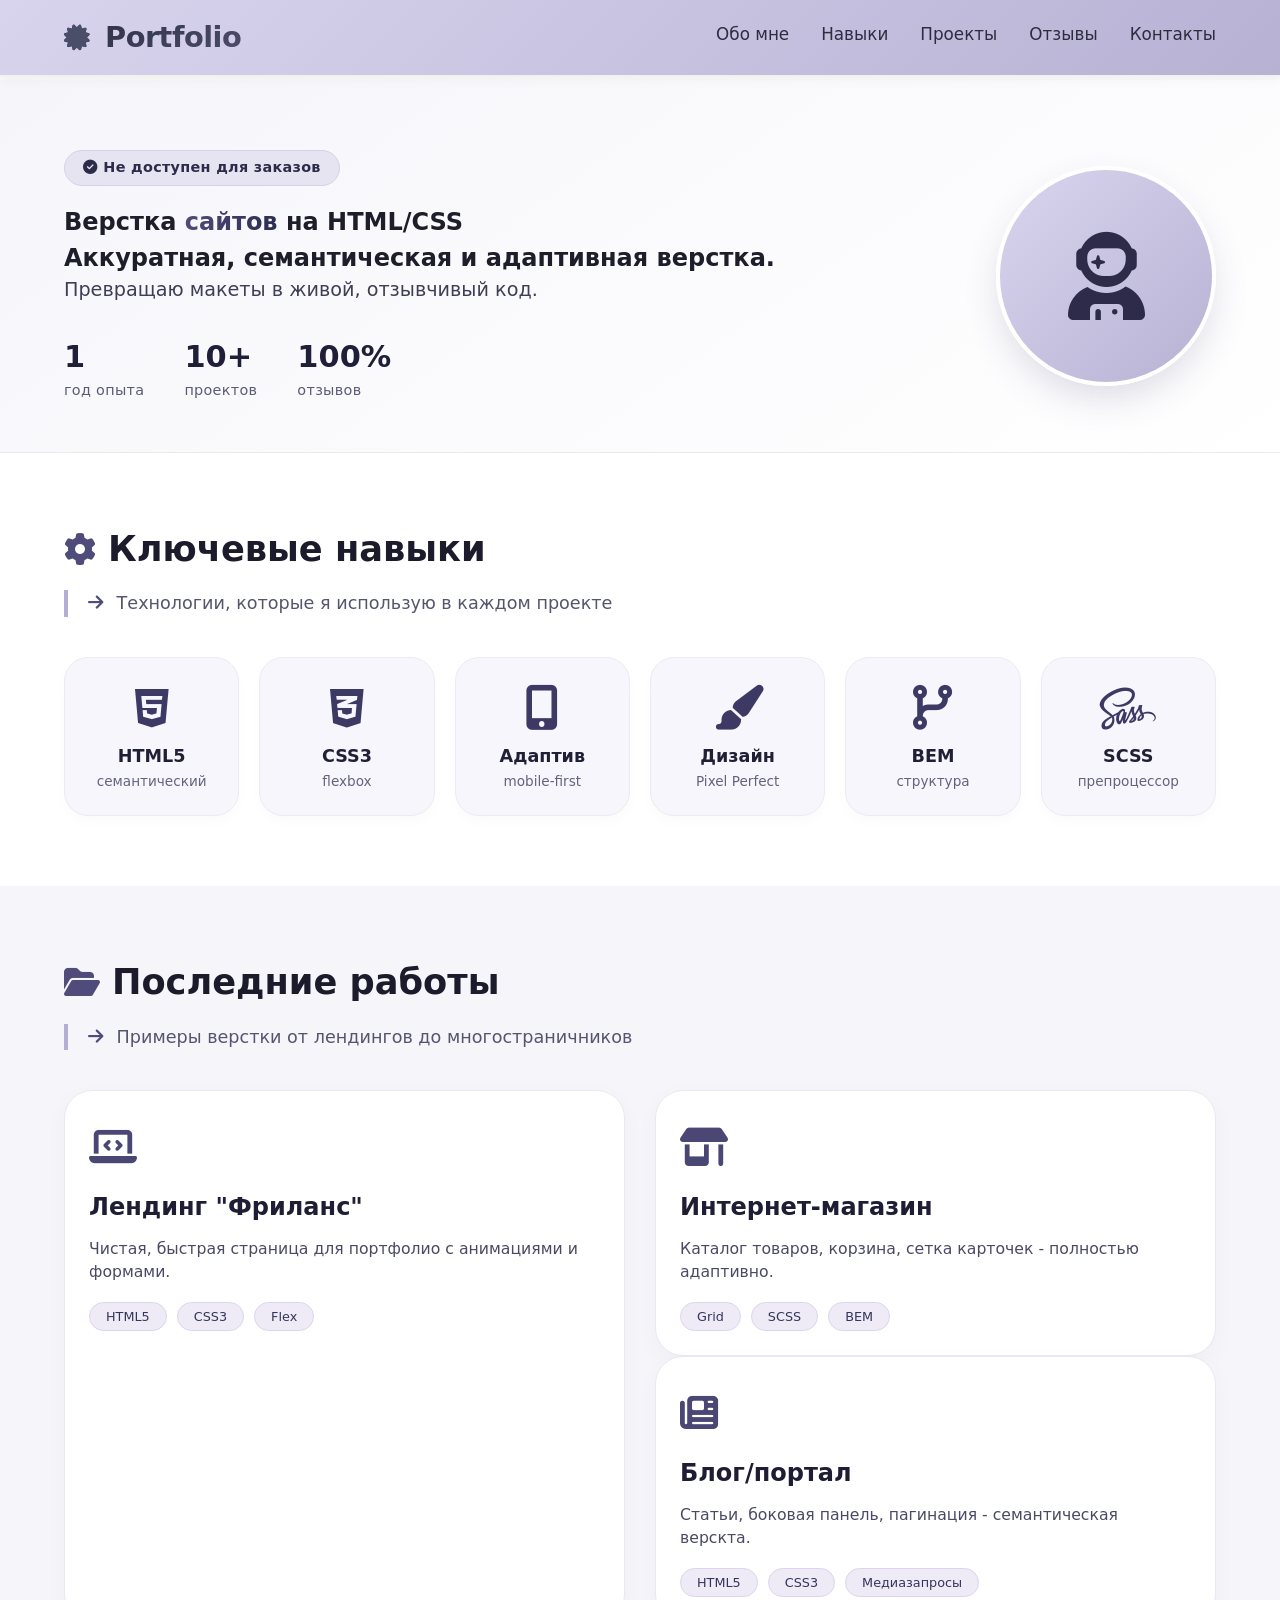
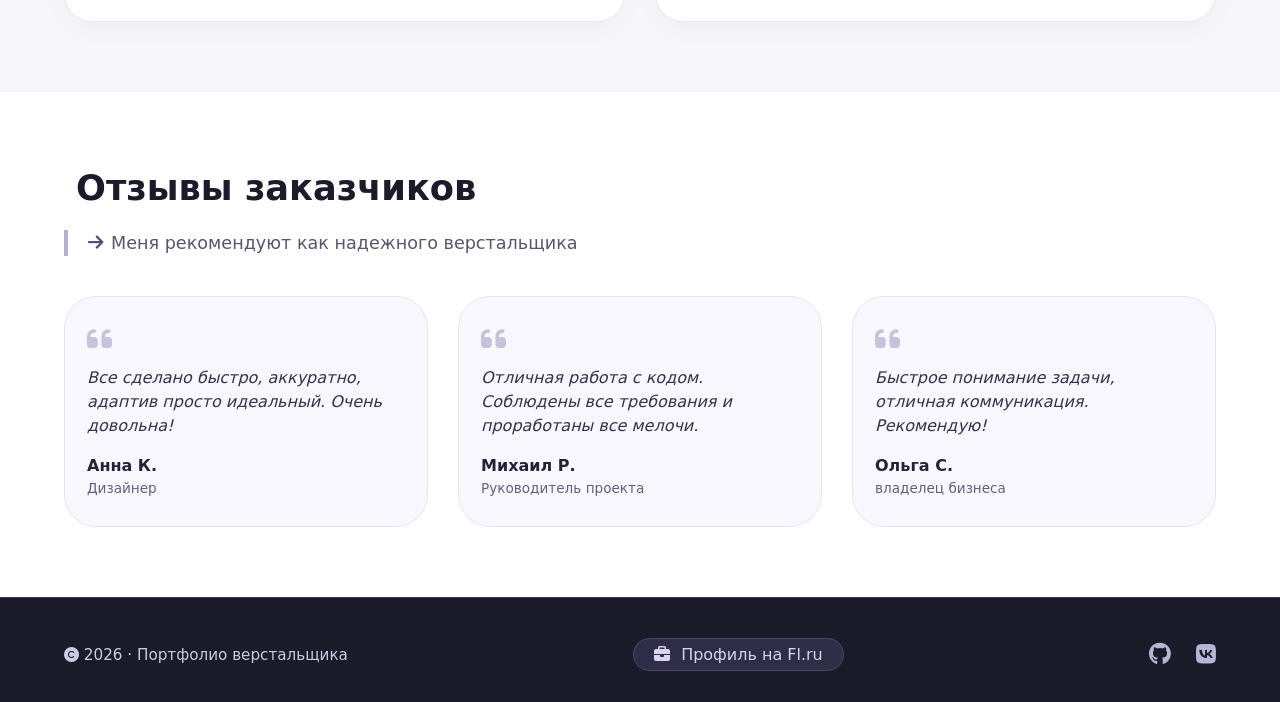
<file: index.html>
﻿<!DOCTYPE html>

<html lang="ru">
<head>
    <meta charset="utf-8" />
    <meta name="viewport" content="width=device-width, initial-scale=1.0" />

    <title>Портфолио. Верстка HTML/CSS</title>

    <!--Шрифты и иконки (Font Awesome)-->

    <link rel="stylesheet" href="https://cdnjs.cloudflare.com/ajax/libs/font-awesome/6.5.1/css/all.min.css" />

    <!--Подключение css-->

    <link rel="stylesheet" href="css/style.css" />

</head>
<body>
    <!--header-->

    <header id="header"></header>

    <!--ОСНОВНОЙ КОНТЕНТ-->
    <main>
        <!--О себе-->

        <section class="hero" id="about">
            <div class="container hero-grid">
                <div class="hero-content">
                    <div class="badge"><i class="fas fa-check-circle"></i>Не доступен для заказов</div>
                    <h1>Верстка <span>сайтов</span> на HTML/CSS</h1>
                    <h2>Аккуратная, семантическая и адаптивная верстка.</h2>
                    <p>Превращаю макеты в живой, отзывчивый код.</p>
                    <div class="hero-stats">
                        <div><span class="num">1</span><span class="label"> год опыта</span></div>
                        <div><span class="num">10+</span><span class="label"> проектов</span></div>
                        <div><span class="num">100%</span><span class="label"> отзывов</span></div>
                    </div>
                </div>

                <div class="hero-avatar">
                    <i class="fas fa-user-astronaut"></i> <!--Иконка человечка-->
                </div>
            </div>
        </section>

        <!--Навыки-->
        <section class="skills" id="skills">
            <div class="container">
                <div class="section-title">
                    <i class="fas fa-cog"></i>Ключевые навыки <!--Иконка цветочка-->
                </div>

                <div class="section-sub">
                    <i class="fas fa-arrow-right"></i> <!--Иконка стрелочки в право-->
                    Технологии, которые я использую в каждом проекте
                </div>

                <div class="skills-grid">
                    <div class="skill-card"><i class="fab fa-html5"></i><span> HTML5</span><small> семантический</small></div> <!--Иконка html5-->
                    <div class="skill-card"><i class="fab fa-css3-alt"></i><span> CSS3</span><small> flexbox</small></div>
                    <div class="skill-card"><i class="fas fa-mobile-alt"></i><span> Адаптив</span><small> mobile-first </small></div>
                    <div class="skill-card"><i class="fas fa-paint-brush"></i><span> Дизайн</span><small> Pixel Perfect</small></div>
                    <div class="skill-card"><i class="fas fa-code-branch"></i><span> BEM</span><small> структура</small></div>
                    <div class="skill-card"><i class="fab fa-sass"></i><span> SCSS</span><small> препроцессор</small></div>
                </div>
            </div>
        </section>

        <!--Проекты-->

        <section class="projects" id="projects">
            <h2></h2> 
            <div class="container">
                <div class="section-title">
                    <i class="fas fa-folder-open"></i> Последние работы
                </div>

                <div class="section-sub">
                    <i class="fas fa-arrow-right"></i> Примеры верстки от лендингов до многостраничников
                </div>

                <div class="project-grid">
                    <div class="project-item">
                        <div class="icon-wrap"><i class="fas fa-laptop-code"></i></div>
                        <h3>Лендинг "Фриланс"</h3>
                        <p>Чистая, быстрая страница для портфолио с анимациями и формами.</p>
                        <div class="project-tags"><span>HTML5</span><span> CSS3</span><span> Flex</span></div>
                    </div>

                    <div>
                        <div class="project-item">
                            <div class="icon-wrap"><i class="fas fa-store-alt"></i></div>
                            <h3>Интернет-магазин</h3>
                            <p>Каталог товаров, корзина, сетка карточек - полностью адаптивно.</p>
                            <div class="project-tags"><span>Grid</span><span> SCSS</span><span> BEM</span></div>
                        </div>

                        <div class="project-item">
                            <div class="icon-wrap"><i class="fas fa-newspaper"></i></div>
                            <h3>Блог/портал</h3>
                            <p>Статьи, боковая панель, пагинация - семантическая верскта.</p>
                            <div class="project-tags"><span>HTML5</span><span> CSS3</span><span> Медиазапросы</span></div>
                        </div>
                    </div>
                </div>
            </div>      
            
        </section>

        <!--Отзывы-->

        <section class="testimonials" id="testimonials">
            <div class="container">
                <div class="section-title">
                    <i class="fas fa-comments-dots"></i>Отзывы заказчиков
                </div>

                <div class="section-sub">
                    <i class="fas fa-arrow-right"></i>Меня рекомендуют как надежного верстальщика
                </div>

                <div class="testimonial-grid">
                    <div class="testimonial-card">
                        <i class="fas fa-quote-left"></i>
                        <p>Все сделано быстро, аккуратно, адаптив просто идеальный. Очень довольна!</p>
                        <div class="author">Анна К.</div>
                        <div class="role">Дизайнер</div>
                    </div>

                    <div class="testimonial-card">
                        <i class="fas fa-quote-left"></i>
                        <p>Отличная работа с кодом. Соблюдены все требования и проработаны все мелочи.</p>
                        <div class="author">Михаил Р.</div>
                        <div class="role">Руководитель проекта</div>
                    </div>

                    <div class="testimonial-card">
                        <i class="fas fa-quote-left"></i>
                        <p>Быстрое понимание задачи, отличная коммуникация. Рекомендую!</p>
                        <div class="author">Ольга С.</div>
                        <div class="role">владелец бизнеса</div>
                    </div>
                </div>
            </div>
        </section>
    </main>

    <footer id="footer"></footer>

    <script src="js/main.js"></script>


</body>
</html>
</file>
<file: css/style.css>
﻿/* ---------- Глобальные сбросы и база ---------- */
* {
    margin: 0;
    padding: 0;
    box-sizing: border-box;
}

body {
    font-family: 'Segoe UI', Roboto, system-ui, -apple-system, sans-serif;
    background: #faf9f8;
    color: #1e1e2a;
    line-height: 1.5;
    scroll-behavior: smooth;
    padding-top: 80px;
}

/*Проверить необходимость в а{}*/
a {
    text-decoration: none;
    color: inherit;
}

.container {
    max-width: 1200px;
    margin: 0 auto;
    padding: 0 24px;
}
/* ---------- header / навигация ---------- */
.header {
    background: linear-gradient(135deg, #d9d4ed, #b7b2d4);
    box-shadow: 0 4px 12px rgba(0, 0, 0, 0.04);
    position: fixed;
    top: 0;
    left: 0;
    right: 0;
    width: 100%;
    z-index: 1000;
    padding: 16px 0;
    border-bottom: 1px solid #f0f0f0;
    transition: all 0.3s ease;
}

    .header .container {
        display: flex;
        justify-content: space-between;
        align-items: center;
        flex-wrap: wrap;
    }

.logo {
    font-size: 1.8rem;
    font-weight: 700;
    letter-spacing: -0.5px;
    background: linear-gradient(145deg, #2b2d42, #4a4e69);
    -webkit-background-clip: text;
    -webkit-text-fill-color: transparent;
    background-clip: text;
}

    .logo i {
        -webkit-text-fill-color: #4a4e69;
        margin-right: 6px;
        font-size: 1.6rem;
    }

.nav-links {
    display: flex;
    gap: 32px;
    font-weight: 500;
    font-size: 1.05rem;
}

    .nav-links a {
        transition: color 0.2s ease;
        color: #2d2d3f;
        border-bottom: 2px solid transparent;
        padding-bottom: 4px;
    }

        .nav-links a:hover {
            color: #5b5f8a;
            border-bottom-color: #5b5f8a;
        }

/* ---------- "О себе" ---------- */
.hero {
    padding: 70px 0 50px;
    background: linear-gradient(145deg, #f6f5fa 0%, #ffffff 100%);
    border-bottom: 1px solid #eaeaea;
}

.hero-grid {
    display: flex;
    flex-wrap: wrap;
    align-items: center;
    justify-content: space-between;
    gap: 40px;
}

.hero-content {
    flex: 1 1 380px;
}

    .hero-content .badge {
        display: inline-block;
        background: #e6e4f0;
        color: #2d2b4a;
        font-weight: 600;
        font-size: 0.9rem;
        padding: 6px 18px;
        border-radius: 30px;
        margin-bottom: 18px;
        letter-spacing: 0.3px;
        border: 1px solid #d5d2e6;
    }

        .hero-content .badge i {
            margin-right: 6px;
        }

        .hero-content .badge i {
            margin-right: 6px;
        }

    .hero-content h1 span {
        background: linear-gradient(to right, #4f4b7a, #2b2d52);
        -webkit-background-clip: text;
        -webkit-text-fill-color: transparent;
        background-clip: text;
    }

    .hero-content p {
        font-size: 1.2rem;
        color: #3e3e55;
        max-width: 520px;
        margin-bottom: 30px;
    }

.hero-stats {
    display: flex;
    gap: 40px;
    margin-top: 20px;
}

    .hero-stats div {
        display: flex;
        flex-direction: column;
    }

    .hero-stats .num {
        font-size: 1.9rem;
        font-weight: 700;
        color: #1f1f3a;
    }

    .hero-stats .label {
        font-size: 0.9rem;
        color: #5b5b77;
        letter-spacing: 0.3px;
    }

.hero-avatar {
    flex: 0 0 220px;
    height: 220px;
    background: linear-gradient(135deg, #d9d4ed, #b7b2d4);
    border-radius: 50%;
    display: flex;
    align-items: center;
    justify-content: center;
    font-size: 5.5rem;
    color: #2e2b4a;
    box-shadow: 0 16px 40px -8px rgba(60, 50, 100, 0.2);
    border: 4px solid white;
    transition: transform 0.2s;
}

    .hero-avatar:hover {
        transform: scale(1.02);
    }

/* ---------- "Навыки" ---------- */
.skills {
    padding: 70px 0;
    background: #ffffff;
}

.section-title {
    font-size: 2.2rem;
    font-weight: 600;
    margin-bottom: 15px;
    color: #1b1b2c;
    display: flex;
    align-items: center;
    gap: 12px;
}

    .section-title i {
        color: #4f4b7a;
        font-size: 2rem;
    }

.section-sub {
    color: #55556e;
    margin-bottom: 40px;
    font-size: 1.1rem;
    border-left: 4px solid #b3aed6;
    padding-left: 20px;
}

    .section-sub i {
        margin-right: 8px;
        color: #4f4b7a;
    }

.skills-grid {
    display: grid;
    grid-template-columns: repeat(auto-fit, minmax(160px, 1fr));
    gap: 30px 20px;
}

.skill-card {
    background: #f7f6fc;
    padding: 28px 12px 22px;
    border-radius: 24px;
    text-align: center;
    transition: all 0.2s ease;
    border: 1px solid #eeeaf5;
    box-shadow: 0 6px 12px rgba(0, 0, 0, 0.02);
}

    .skill-card:hover {
        transform: translateY(-6px);
        border-color: #b9b2db;
        background: #faf9ff;
        box-shadow: 0 16px 28px -12px rgba(70, 60, 130, 0.12);
    }

    .skill-card i {
        font-size: 2.8rem;
        color: #3c3a64;
        margin-bottom: 12px;
        display: block;
    }

    .skill-card span {
        font-weight: 600;
        font-size: 1.1rem;
        display: block;
        color: #1f1f36;
    }

    .skill-card small {
        color: #63637e;
        font-size: 0.85rem;
    }

/* ---------- "Проекты" ---------- */
.projects {
    padding: 70px 0;
    background: #f6f5fa;
}

.project-grid {
    display: grid;
    grid-template-columns: repeat(auto-fit, minmax(280px, 1fr));
    gap: 30px;
    margin-top: 15px;
}

.project-item {
    background: white;
    border-radius: 28px;
    padding: 28px 24px 24px;
    box-shadow: 0 8px 24px rgba(0, 0, 0, 0.03);
    border: 1px solid #eae7f2;
    transition: 0.2s;
}

    .project-item:hover {
        border-color: #c6c0de;
        box-shadow: 0 20px 32px -16px rgba(60, 50, 120, 0.12);
    }

    .project-item .icon-wrap {
        font-size: 2.4rem;
        color: #4b4775;
        margin-bottom: 12px;
    }

    .project-item h3 {
        font-size: 1.5rem;
        font-weight: 600;
        margin-bottom: 12px;
        color: #1e1d33;
    }

    .project-item p {
        color: #4a4a65;
        margin-bottom: 18px;
        font-size: 0.98rem;
    }

.project-tags {
    display: flex;
    flex-wrap: wrap;
    gap: 10px;
}

    .project-tags span {
        background: #eeebf7;
        padding: 4px 16px;
        border-radius: 40px;
        font-size: 0.8rem;
        font-weight: 500;
        color: #35345a;
        border: 1px solid #dbd6ed;
    }
/* ---------- "Отзывы" ---------- */
.testimonials {
    padding: 70px 0;
    background: #ffffff;
}

.testimonial-grid {
    display: flex;
    flex-wrap: wrap;
    gap: 30px;
    margin-top: 20px;
}

.testimonial-card {
    flex: 1 1 240px;
    background: #f8f7fd;
    padding: 28px 22px;
    border-radius: 32px;
    border: 1px solid #e7e3f2;
}

    .testimonial-card i {
        color: #a59fc9;
        font-size: 1.8rem;
        opacity: 0.6;
        margin-bottom: 12px;
    }

    .testimonial-card p {
        font-style: italic;
        color: #32324b;
        margin-bottom: 16px;
    }

    .testimonial-card .author {
        font-weight: 600;
        color: #23223b;
    }

    .testimonial-card .role {
        font-size: 0.85rem;
        color: #63607e;
    }
/* ---------- footer ---------- */
.footer {
    padding: 40px 0 30px;
    background: #1c1b2a;
    color: #cdcbe3;
    border-top: 1px solid #37354b;
}

    .footer .container {
        display: flex;
        justify-content: space-between;
        align-items: center;
        flex-wrap: wrap;
        gap: 20px;
    }

    .footer .copy {
        font-size: 0.95rem;
    }

    .footer .social a {
        color: #b8b4d6;
        margin-left: 20px;
        font-size: 1.4rem;
        transition: 0.2s;
    }

        .footer .social a:hover {
            color: #e6e1ff;
            transform: translateY(-2px);
        }

    .footer .fl-link {
        background: #2f2d47;
        padding: 6px 20px;
        border-radius: 40px;
        font-weight: 500;
        color: #d8d4f0;
        border: 1px solid #49466b;
        transition: 0.2s;
    }

        .footer .fl-link:hover {
            background: #3f3c62;
            color: white;
        }

        .footer .fl-link i {
            margin-right: 6px;
        }
/* ---------- Адаптивность ---------- */
@media (max-width: 760px) {
    .header .container {
        flex-direction: column;
        gap: 12px;
    }

    .nav-links {
        gap: 20px;
        flex-wrap: wrap;
        justify-content: center;
    }

    .hero-content h1 {
        font-size: 2.4rem;
    }

    .hero-avatar {
        flex: 0 0 160px;
        height: 160px;
        font-size: 4rem;
    }

    .hero-grid {
        justify-content: center;
        text-align: center;
    }

    .hero-stats {
        justify-content: center;
    }

    .section-title {
        font-size: 1.9rem;
    }

    .footer .container {
        flex-direction: column;
        text-align: center;
    }

    .footer .social a {
        margin: 0 12px;
    }
}

@media (max-width: 480px) {
    .container {
        padding: 0 18px;
    }

    .hero-content h1 {
        font-size: 2rem;
    }

    .skills-grid {
        grid-template-columns: repeat(2, 1fr);
        gap: 16px;
    }
}
</file>
